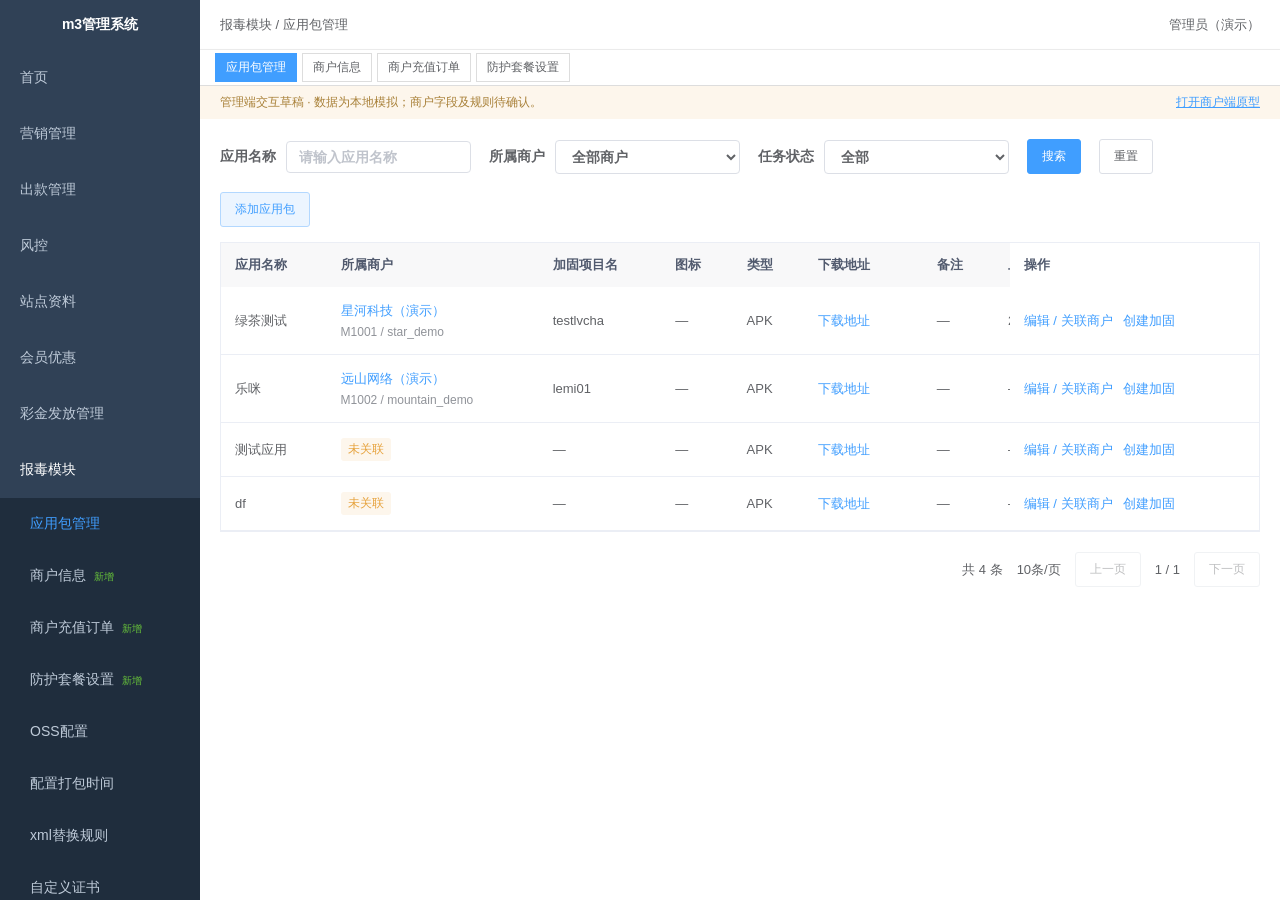
<file: index.html>
<!doctype html><html lang="zh-CN"><meta charset="utf-8"><meta name="viewport" content="width=device-width,initial-scale=1"><title>M3管理系统 · 商户管理原型</title><link rel="stylesheet" href="admin.css"><aside><h1>m3管理系统</h1><div class="nav-section">首页</div><div class="nav-section">营销管理</div><div class="nav-section">出款管理</div><div class="nav-section">风控</div><div class="nav-section">站点资料</div><div class="nav-section">会员优惠</div><div class="nav-section">彩金发放管理</div><div class="nav-section expanded">报毒模块</div><nav><button data-page="apps">应用包管理</button><button data-page="merchants">商户信息 <small>新增</small></button><button data-page="orders">商户充值订单 <small>新增</small></button><button data-page="plans">防护套餐设置 <small>新增</small></button><button data-placeholder="OSS配置">OSS配置</button><button data-placeholder="配置打包时间">配置打包时间</button><button data-placeholder="xml替换规则">xml替换规则</button><button data-placeholder="自定义证书">自定义证书</button><button data-placeholder="生成静态页面">生成静态页面</button></nav></aside><main><header><span>报毒模块 / <b id="breadcrumb"></b></span><span>管理员（演示）</span></header><div class="tabs"><button data-page="apps">应用包管理</button><button data-page="merchants">商户信息</button><button data-page="orders">商户充值订单</button><button data-page="plans">防护套餐设置</button></div><div class="draft">管理端交互草稿 · 数据为本地模拟；商户字段及规则待确认。<a href="merchant/index.html">打开商户端原型</a></div><section id="content"></section></main><dialog id="modal"><div class="modal-head"><h2 id="modalTitle"></h2><button id="closeModal" aria-label="关闭">×</button></div><div id="modalBody"></div></dialog><div id="toast" role="status" hidden></div><script src="plans-store.js?v=20261029-admin-clean"></script><script src="admin.js?v=20261029-admin-clean"></script></html>
</file>
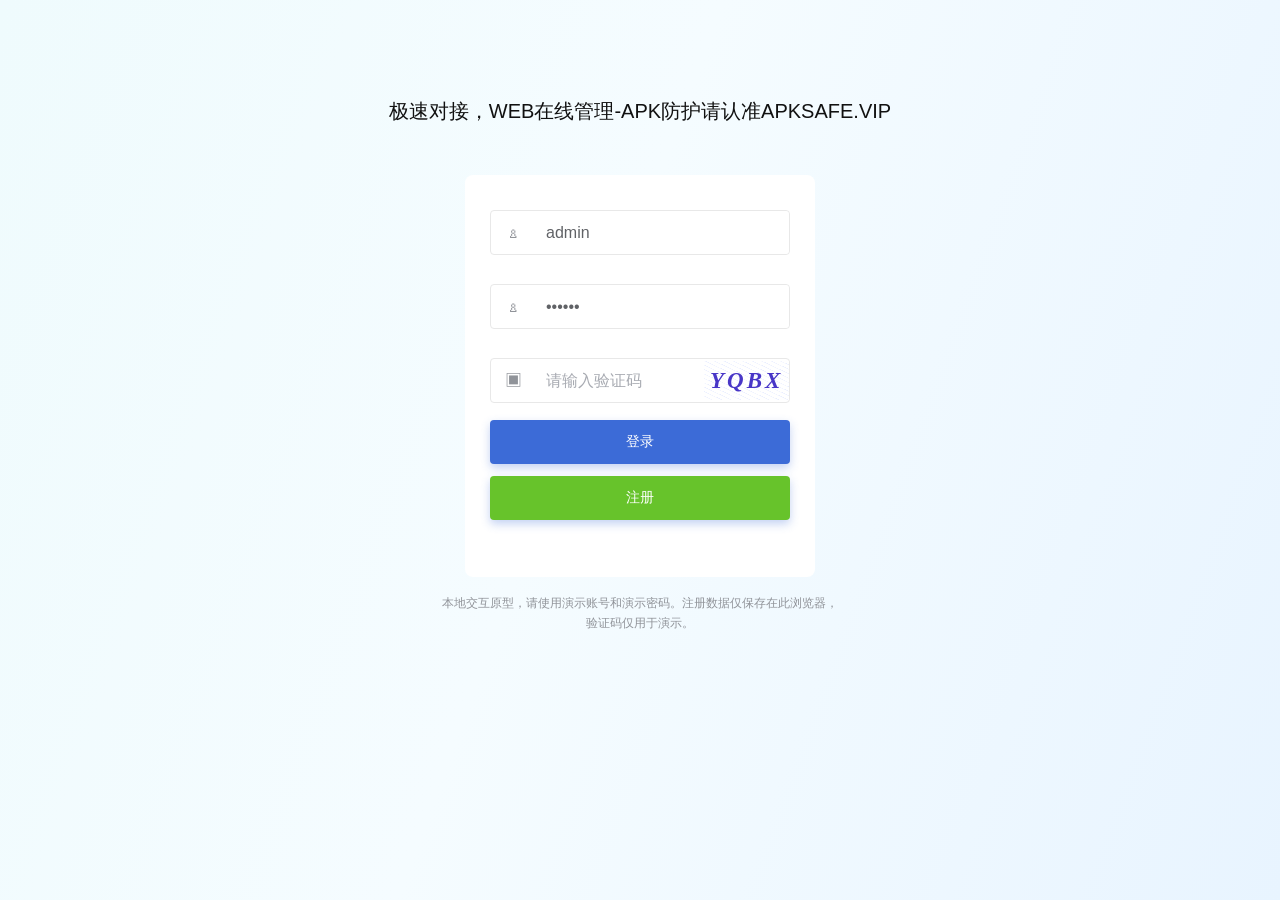
<file: merchant/index.html>
<!doctype html><html lang="zh-CN"><meta charset="utf-8"><meta name="viewport" content="width=device-width,initial-scale=1"><title>安全APK平台 · 原型草稿</title><style>
*{box-sizing:border-box}body{margin:0;font:14px Arial,"Microsoft YaHei",sans-serif;color:#111;background:#fff}button,input,select{font:inherit}button{cursor:pointer}header{height:60px;background:#2e8ded;color:#fff;display:flex;align-items:center}h1{font-size:22px;width:200px;margin:0;text-align:center}header button{height:60px;border:0;background:transparent;color:white;font-size:16px;padding:0 16px}header button:hover{background:#2182e3}.account{margin-left:auto;margin-right:20px;line-height:20px}aside{position:absolute;top:60px;bottom:0;width:200px;border-right:1px solid #eee;background:#fafcff}.group{padding:20px;background:#eff8ff;font-size:16px}.nav{display:block;width:100%;padding:13px 40px;border:0;background:transparent;text-align:left;font-size:16px}.nav.active{background:#e5f3fe;color:#287bcc;border-right:2px solid #409eff}main{margin-left:200px}.tabs{height:37px;display:flex;border-bottom:1px solid #eee;white-space:nowrap;overflow:auto}.tabs button{border:0;background:white;padding:0 15px;font-size:15px}.tabs button.active{background:#ecf6ff;color:#287bc0}.filters{display:flex;gap:20px;padding:13px 14px 14px 48px;border-bottom:1px solid #eee;align-items:center}.filters label{display:flex;align-items:center;gap:7px;flex:1;white-space:nowrap;color:#444}input,select{border:1px solid #dcdfe6;border-radius:4px;height:32px;padding:0 10px;background:#fff;color:#606266;min-width:0}.filters input,.filters select{width:100%}input::placeholder{color:#a8abb2}.dates{display:flex;border:1px solid #dcdfe6;border-radius:4px;align-items:center}.dates input{border:0;width:110px;font-size:12px}.body{padding:10px 15px}.toolbar{display:flex;align-items:center;gap:10px;margin-bottom:8px}.toolbar strong{font-size:16px;border-bottom:2px solid #666;padding:8px 0;margin-right:auto}.btn{border:1px solid #dcdfe6;background:white;color:#606266;border-radius:3px;padding:7px 16px;font-size:12px}.query{background:#615cfa;border-color:#615cfa;color:white}.green{color:#79b84d;background:#f1f8ec;border-color:#b9dcaa}.blue{color:#409eff;background:#ecf5ff;border-color:#a0cfff}.upload{color:#4c58a7;background:#eeeff7;border-color:#a4aad0}.red{color:#ed777b;background:#fff0f0;border-color:#f3b8ba}.table{border:1px solid #e9eaf0}.thead{display:grid;grid-template-columns:4.2% 19% 7.5% 18.7% 7.5% 7.5% 7.5% 28.1%;height:42px;background:#f8f8fa;font-weight:bold}.thead>div{padding:12px 10px;border-right:1px solid #eee}.thead>div:last-child{text-align:center}.thead input{height:14px}.empty{height:calc(100vh - 320px);min-height:430px;display:flex;align-items:center;justify-content:center;flex-direction:column;gap:20px}.intro{background:#edf4ff;border-radius:4px;color:#5a9ee9;padding:24px 16px;width:600px;max-width:90%;font-size:14px}.intro h2{font-size:18px;font-weight:400;margin:0 0 18px}.intro p{margin:0 0 20px;line-height:1.2}.intro p:last-child{margin-bottom:0}.create{background:#409eff;color:#fff;border:0;border-radius:4px;padding:13px 20px;letter-spacing:2px}.pagination{display:flex;gap:16px;justify-content:flex-end;align-items:center;border-top:1px solid #eee;padding:3px 25px;color:#666}.pagination input{width:44px;height:25px;text-align:center}.pagination button{border:0;background:white;color:#aaa}.page{border:1px solid #ddd!important;color:#409eff!important;padding:3px 10px}.notice{padding:7px 15px;background:#fff9e9;font-size:12px;color:#90713c;display:flex;justify-content:space-between}.notice button{border:0;background:transparent;color:inherit}.overlay{position:fixed;inset:0;background:#0006;display:flex;justify-content:center;align-items:flex-start;padding-top:15vh;z-index:10}.overlay[hidden]{display:none}.dialog{width:650px;max-width:94vw;background:white;border-radius:4px;box-shadow:0 12px 50px #0003}.dialog-head{padding:16px 20px;border-bottom:1px solid #eee;display:flex;justify-content:space-between;font-size:16px}.close{background:none;border:0;font-size:20px;color:#999}.dialog-body{padding:20px}.tips{color:#777;background:#f5f7fa;padding:12px 15px;line-height:1.9;font-size:13px}.field{display:flex;align-items:center;gap:18px;margin:24px 0}.field label{width:100px;text-align:right}.field input{border:0;padding:0;width:280px}.footer{border-top:1px solid #eee;padding:12px 20px;display:flex;justify-content:flex-end;gap:10px}.draft{color:#a17b2b;font-size:12px;margin-top:15px}.error{color:#f56c6c;font-size:12px;min-height:16px}.toast{position:fixed;top:80px;left:50%;transform:translateX(-50%);background:#edf7ed;border:1px solid #c6e2c6;color:#578c49;padding:12px 25px;border-radius:5px;z-index:30}.pending{padding:60px;text-align:center;color:#777}.pending h2{font-weight:400;color:#333}button:focus-visible,input:focus-visible,select:focus-visible{outline:2px solid #409eff;outline-offset:2px}@media(max-width:1100px){.filters{flex-wrap:wrap;padding:15px}.filters label{flex:1 1 40%}.thead{font-size:12px}.toolbar{flex-wrap:wrap}.empty{min-height:450px}header .account{font-size:12px}}@media(max-width:650px){h1{width:160px;font-size:18px}header button{font-size:13px;padding:0 8px}.account{display:none}aside{width:140px}.nav{padding:13px 20px;font-size:14px}main{margin-left:140px;min-width:620px}.notice{min-width:620px}.filters{gap:12px}}

.security{padding:18px 15px;color:#444}.security[hidden]{display:none}.security-title{display:inline-flex;align-items:center;font-size:16px;color:#111;border-bottom:2px solid #666;padding-bottom:6px;margin:0 0 28px}.security-title img{width:15px;height:15px;margin-right:4px}.security-alert{padding:10px 20px;color:#50bd23;background:#f0f9eb;border:1px solid #c2e7b0;border-radius:4px;margin-bottom:20px}.security-card{width:76%;margin:0 3% 0 auto;border:1px solid #e2e5ed;border-radius:10px;background:#fff}.security-card h2{font-size:18px;display:flex;align-items:center;gap:10px;margin:0;padding:20px;border-bottom:1px solid #e2e5ed}.security-card h2 img{width:20px;height:20px}.security-rows{padding:0 20px}.security-row{display:flex;align-items:center;gap:16px;min-height:105px;padding:27px 0;border-bottom:1px solid #dcdfe6}.security-row:first-child{min-height:123px}.security-row:last-child{border:0}.security-icon{width:48px;height:48px;flex-shrink:0;border-radius:50%;display:flex;align-items:center;justify-content:center;background:#e8f5e9}.security-icon img{width:22px;height:22px}.security-icon.login{background:#e9f0ff}.security-icon.telegram{background:#fff4e8}.security-copy{flex:1;min-width:0}.security-copy h3{font-size:15px;margin:0 0 7px;font-weight:600}.security-copy p{font-size:13px;line-height:1.6;margin:0;color:#999ca3}.security-copy p.warning{color:#ff2626}.security-copy .download{font-size:14px}.security-copy a{color:#0000ee;text-decoration:underline}.security-copy .password-link{border:0;background:none;color:#409eff;font-weight:600;padding:0 0 0 8px}.security-action{flex-shrink:0;font-weight:600;background:#ecf5ff;color:#409eff;border:1px solid #a0cfff;border-radius:4px;padding:9px 15px;font-size:12px}@media(max-width:1100px){.security-card{width:95%;margin:auto}.security-row{gap:12px}.security-copy p{font-size:12px}}
</style><link rel="stylesheet" href="finance.css?v=20261026-balance"><link rel="stylesheet" href="renewal.css"><link rel="stylesheet" href="apps.css?v=remove-generation-status"><link rel="stylesheet" href="service.css"><link rel="stylesheet" href="auth.css"><header><h1>安全APK平台</h1><button data-page="首页">首页</button><button data-page="防护套餐">防护套餐</button><button data-page="接入文档">接入文档</button><div class="account">演示账号<br><span id="clock"></span></div></header><aside><div class="group">控制台</div><button class="nav active" data-page="APP列表">APP列表</button><button class="nav" data-page="安全设置">安全设置</button><button class="nav" data-page="价格&文档">价格&文档</button><div class="group">账户管理</div><button class="nav" data-page="USDT充值">USDT充值</button><button class="nav" data-page="充值记录">充值记录</button><button class="nav" data-page="余额记录">余额记录</button><button class="nav" data-page="修改密码">修改密码</button></aside><main><div class="tabs" id="tabs"></div><div class="notice">原型草稿 · 仅本地演示，未连接真实后台；弹窗样式及未采集页面待核对。<button id="hideNotice" aria-label="收起草稿说明">收起</button></div><section id="list"><form class="filters" id="filters"><label>标识:<input name="identifier" placeholder="标识"></label><label>套餐类型:<select name="plan"><option value="">请选择</option><option disabled>选项待核对</option></select></label><label>任务状态:<select name="status"><option value="">请选择</option><option disabled>选项待核对</option></select></label><label>到期日期:<span class="dates"><input type="date" name="start" aria-label="开始时间">-<input type="date" name="end" aria-label="结束时间"></span></label></form><div class="body"><div class="toolbar"><strong>任务列表</strong><button class="btn query" id="search">查询</button><button class="btn green" id="renew">自动续费</button><button class="btn blue" id="reset">重置</button><button class="btn upload" id="upload">上传APP</button><button class="btn red" id="delete">删除</button></div><div class="table"><div class="thead"><div><input type="checkbox" disabled aria-label="选择全部任务"></div><div>任务信息</div><div>包名称</div><div>套餐类型</div><div>套餐详情</div><div>自动续费</div><div>任务状态</div><div>生成链接</div><div>操作</div></div><div class="empty"><div class="intro"><h2>我们提供的防护服务</h2><p>1.全链路APP防护，网页→下载→安装→运行 永久防报毒</p><p>2.可以推送至贵司业务场景，贵司自行分配下载</p><p>3.域名保活方案，提供全面技术支持</p><p>4.创建防护APP后，可联系客服开通免费试用</p><p>5.10分钟内快速部署，提供完善的部署文档，API接口，满足贵司的不同场景需求。</p></div><button class="create" id="create">创建您的第一个防护APP</button></div><div class="pagination"><span>共 0 条</span><select aria-label="每页条数"><option>30条/页</option></select><button disabled aria-label="上一页">上一页</button><button class="page">1</button><button disabled aria-label="下一页">下一页</button><span>前往</span><input type="number" value="1" min="1" max="1" aria-label="页码"><span>页</span></div></div></div></section><section id="security" class="security" hidden><h2 class="security-title"><img src="assets/grid-3x3.svg" alt="">安全设置</h2><div class="security-alert">1.请先设置谷歌验证码</div><div class="security-card"><h2><img src="assets/settings.svg" alt="">账号安全设置</h2><div class="security-rows"><div class="security-row"><div class="security-icon"><img src="assets/message-circle-more.svg" alt=""></div><div class="security-copy"><h3>谷歌验证码</h3><p class="warning">提示:为了您的资金安全,请尽快绑定谷歌验证码!</p><p class="download">手机客户端下载安装地址: <a href="#" data-security="Android 下载地址">Android </a> / <a href="#" data-security="IOS 下载地址">IOS</a></p></div><button class="security-action" data-security="谷歌验证码绑定">立即绑定</button></div><div class="security-row"><div class="security-icon login"><img src="assets/arrow-left-right.svg" alt=""></div><div class="security-copy"><h3>登录方式 (密码登录)<button class="password-link" id="securityPassword">修改登录密码</button></h3><p class="warning">提示：建议绑定谷歌验证，若没有绑定谷歌验证，出现资金问题，本平台恕不负责</p></div><button class="security-action" data-security="切换登录">切换登录</button></div><div class="security-row"><div class="security-icon telegram"><img src="assets/smartphone.svg" alt=""></div><div class="security-copy"><h3>绑定Telegram</h3><p>提示:为了获取更好的服务，建议绑定telegram，获取应用到期、续费提醒、JS域名切换等重要通知!</p></div><button class="security-action" data-security="Telegram 绑定">立即绑定</button></div></div></div></section><section id="pending" class="pending" hidden></section></main><div class="overlay" id="modal" hidden><section class="dialog" role="dialog" aria-modal="true" aria-labelledby="dialogTitle"><div class="dialog-head"><span id="dialogTitle">任务列表(新建)</span><button class="close" id="closeTop" aria-label="关闭此对话框">×</button></div><div class="dialog-body"><div class="tips">1.上传文件目前支持安卓APK文件和IOS轻应用 .mobileconfig文件。<br>2.上传成功之后，可联系客户开通试用。<br>3.试用后，可根据自己的需要开通合适的防护套餐，。<br>4.请上传APK的原始包文件，可以混淆，但不要加壳。<br>5.如遇上传失败或无响应，请刷新页面后重新上传</div><div class="field"><label for="packageName"><span style="color:#f56c6c">*</span> 包名称:</label><input id="packageName" type="text" maxlength="20" required placeholder="请输入包名称（最多20字）"></div><div class="field"><label for="apk"><span style="color:#f56c6c">*</span> 安装包:</label><input type="file" id="apk" accept=".apk"></div><div class="field"><label>IOS轻应用:</label><button class="btn" disabled>筹备中</button></div><div id="error" class="error" role="alert"></div><div class="draft">本地原型：仅检查所选文件名，不上传文件或解析 APK。</div></div><div class="footer"><button class="btn query" id="save">保存</button><button class="btn" id="closeBottom">关闭</button></div></section></div><div id="toast" class="toast" role="status" hidden></div><script>
const $=id=>document.getElementById(id);let returnFocus,timer;const pages=['首页','APP列表','安全设置','USDT充值','充值记录','余额记录','修改密码','防护套餐'];pages.forEach(p=>{const b=document.createElement('button');b.textContent=p;b.dataset.page=p;if(p==='APP列表')b.className='active';$('tabs').append(b)});function toast(t){$('toast').textContent=t;$('toast').hidden=false;clearTimeout(timer);timer=setTimeout(()=>$('toast').hidden=true,3200)}function openModal(){returnFocus=document.activeElement;$('modal').hidden=false;$('error').textContent='';$('closeTop').focus()}function closeModal(){$('modal').hidden=true;returnFocus?.focus()}['upload','create'].forEach(id=>$(id).onclick=openModal);['closeTop','closeBottom'].forEach(id=>$(id).onclick=closeModal);$('modal').onclick=e=>{if(e.target===$('modal'))closeModal()};document.addEventListener('keydown',e=>{if($('modal').hidden)return;if(e.key==='Escape')closeModal();if(e.key==='Tab'){const nodes=[...$('modal').querySelectorAll('button:not([disabled]),input')];const first=nodes[0],last=nodes[nodes.length-1];if(e.shiftKey&&document.activeElement===first){e.preventDefault();last.focus()}else if(!e.shiftKey&&document.activeElement===last){e.preventDefault();first.focus()}}});$('save').onclick=()=>{const file=$('apk').files[0];if(!file){$('error').textContent='请选择安卓 APK 文件';return}if(!/\.apk$/i.test(file.name)){$('error').textContent='请选择 .apk 格式的文件';return}closeModal();toast('本地演示完成：已选择 '+file.name+'，未上传或创建真实任务。')};$('search').onclick=()=>{let f=new FormData($('filters'));if(f.get('start')&&f.get('end')&&f.get('start')>f.get('end')){toast('开始时间不能晚于结束时间');return}toast('查询完成，共 0 条记录')};$('filters').onsubmit=e=>{e.preventDefault();$('search').click()};$('reset').onclick=()=>{$('filters').reset();toast('筛选条件已重置')};$('renew').onclick=()=>toast('请先选择需要自动续费的任务');$('delete').onclick=()=>toast('请先选择需要删除的任务');$('hideNotice').onclick=e=>e.target.parentElement.hidden=true;document.querySelectorAll('[data-page]').forEach(b=>b.onclick=()=>{let p=b.dataset.page;document.querySelectorAll('[data-page]').forEach(n=>n.classList.toggle('active',n.dataset.page===p));document.querySelectorAll('main>section').forEach(s=>s.hidden=true);$('list').hidden=p!=='APP列表';$('security').hidden=p!=='安全设置';$('pending').hidden=p==='APP列表'||p==='安全设置';$('pending').replaceChildren();if(p!=='APP列表'&&p!=='安全设置'){let h=document.createElement('h2');h.textContent=p;let t=document.createElement('p');t.textContent='此页面尚未采集，待核对后补充。';let back=document.createElement('button');back.className='btn blue';back.textContent='返回 APP列表';back.onclick=()=>document.querySelector('aside [data-page="APP列表"]').click();$('pending').append(h,t,back)}history.replaceState(null,'',p==='APP列表'?'#/APPList':'#/preview/'+encodeURIComponent(p))});document.querySelectorAll('[data-security]').forEach(b=>b.onclick=e=>{e.preventDefault();toast(b.dataset.security+'：截图未展示后续内容，待核对。')});$('securityPassword').onclick=()=>document.querySelector('aside [data-page="修改密码"]').click();$('clock').textContent=new Date().toLocaleString('sv-SE');
if(location.hash==='#/preview/'+encodeURIComponent('安全设置'))document.querySelector('aside [data-page="安全设置"]').click();</script><script src="finance.js?v=lansheng-usdt"></script><script src="password.js"></script><script src="google-auth.js"></script><script src="plans-store.js?v=20261029-simple-plans"></script><script src="pricing.js?v=20261029-simple-plans"></script><script src="renewal.js?v=20261029"></script><script src="service.js?v=20261029-simple-plans"></script><script src="apps.js?v=20261029-simple-plans"></script><script src="auth.js?v=demo-admin"></script></html>
</file>
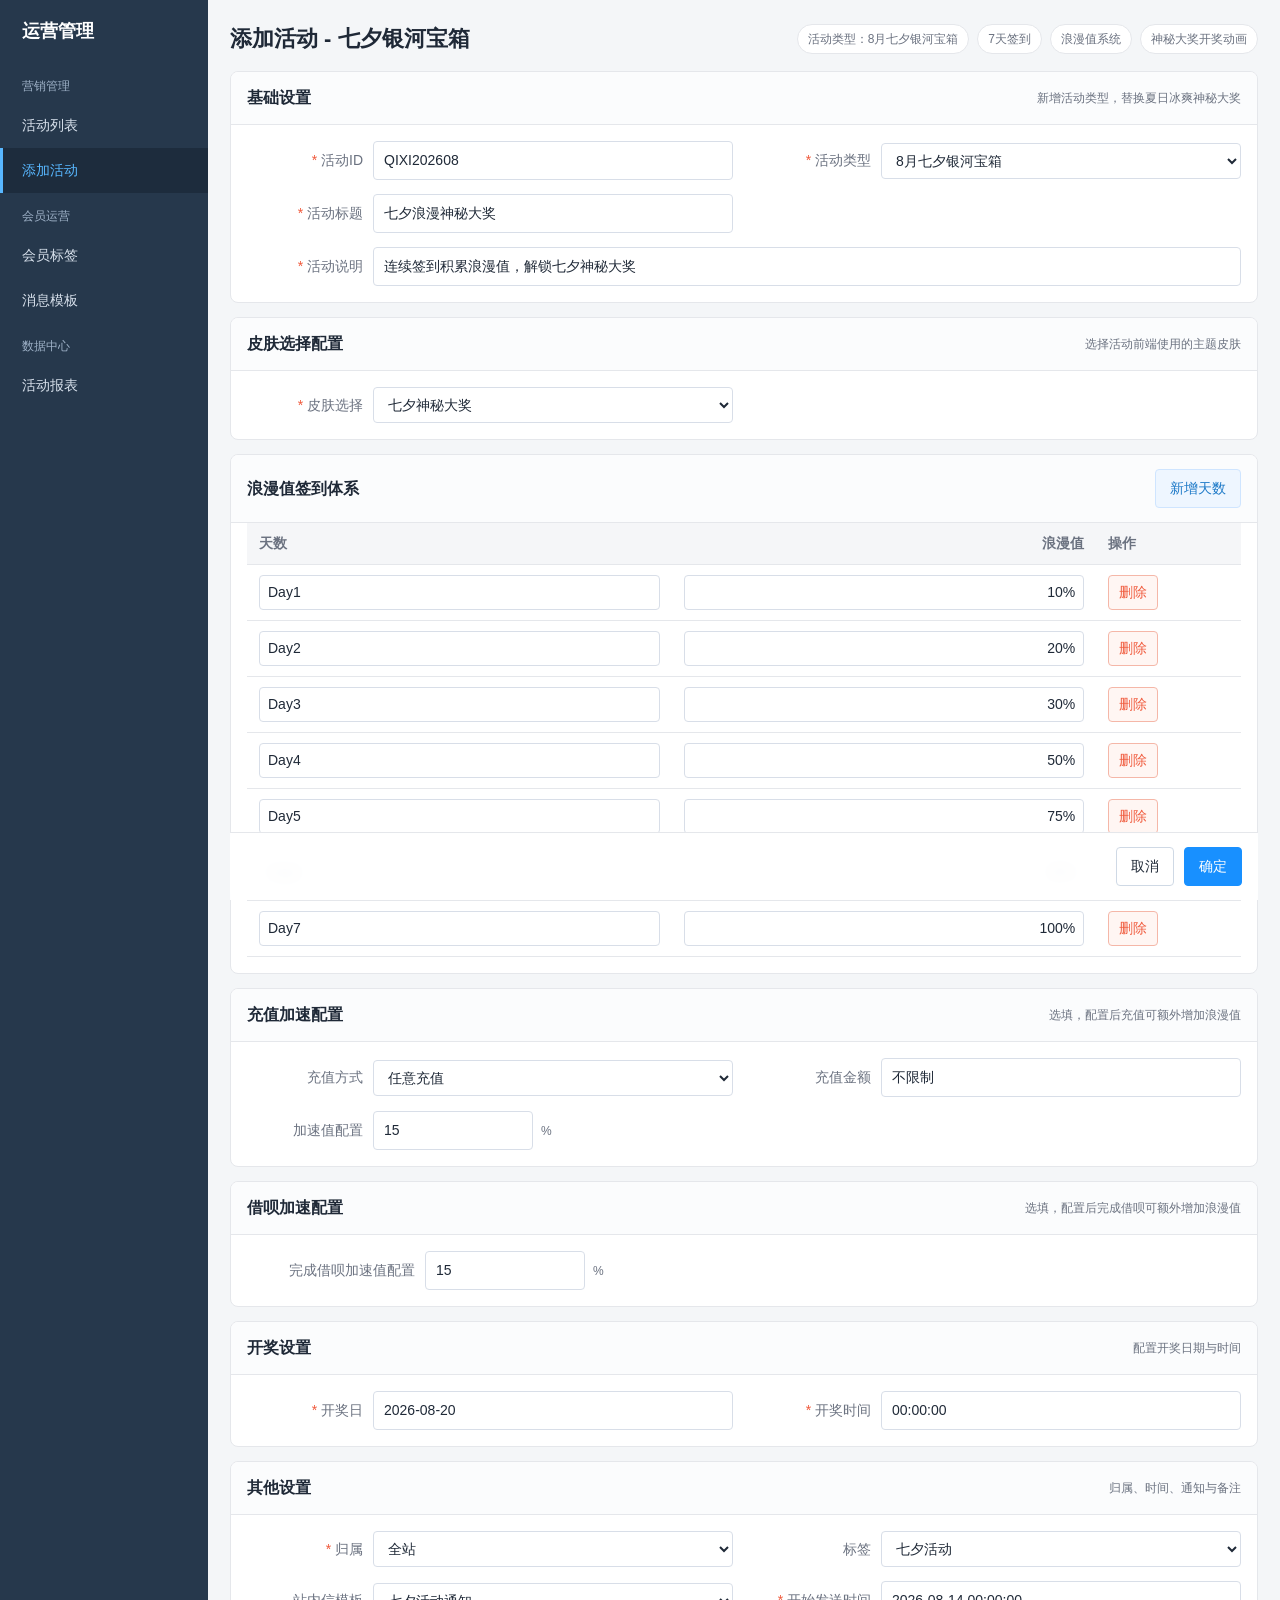
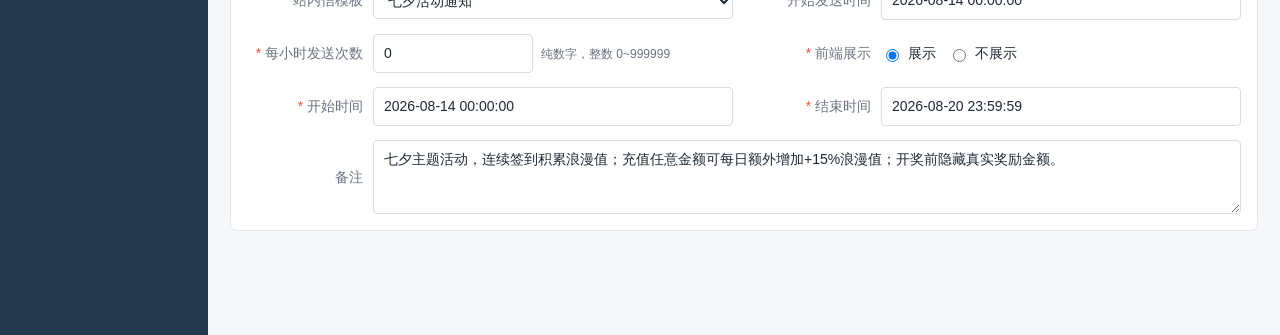
<file: qixi-galaxy-box-activity-prototype.html>
<!doctype html>
<html lang="zh-CN">
<head>
  <meta charset="utf-8">
  <meta name="viewport" content="width=device-width, initial-scale=1">
  <title>七夕银河宝箱活动配置原型</title>
  <style>
    :root {
      --bg: #f4f6f8;
      --panel: #fff;
      --line: #e5e7eb;
      --text: #1f2937;
      --muted: #6b7280;
      --brand: #1890ff;
      --soft: #eef6ff;
      --danger: #f05a3c;
      --pink: #e86fb4;
      --purple: #7c4dff;
    }

    * { box-sizing: border-box; }

    body {
      margin: 0;
      background: var(--bg);
      color: var(--text);
      font: 14px/1.5 -apple-system, BlinkMacSystemFont, "Segoe UI", "PingFang SC", "Microsoft YaHei", sans-serif;
    }

    .app {
      display: grid;
      grid-template-columns: 208px minmax(0, 1fr);
      min-height: 100vh;
    }

    .sidebar {
      background: #26384c;
      color: #d8e1ec;
      padding: 18px 0;
    }

    .logo {
      padding: 0 22px 18px;
      color: #fff;
      font-size: 18px;
      font-weight: 700;
    }

    .nav-title {
      padding: 14px 22px 8px;
      color: #9fb2c8;
      font-size: 12px;
    }

    .nav-item {
      padding: 12px 22px;
      color: #d8e1ec;
    }

    .nav-item.active {
      background: #1d2c3d;
      color: #58b7ff;
      border-left: 3px solid #58b7ff;
      padding-left: 19px;
    }

    .main {
      min-width: 0;
      padding: 22px;
    }

    .page-head {
      display: flex;
      align-items: center;
      justify-content: space-between;
      margin-bottom: 16px;
    }

    h1 {
      margin: 0;
      font-size: 22px;
      font-weight: 650;
    }

    .summary {
      display: flex;
      gap: 8px;
      flex-wrap: wrap;
    }

    .pill {
      padding: 5px 10px;
      border-radius: 999px;
      background: #fff;
      border: 1px solid var(--line);
      color: var(--muted);
      font-size: 12px;
    }

    .layout {
      display: block;
    }

    .section {
      background: var(--panel);
      border: 1px solid var(--line);
      border-radius: 8px;
      margin-bottom: 14px;
      overflow: hidden;
    }

    .section-head {
      display: flex;
      align-items: center;
      justify-content: space-between;
      gap: 12px;
      padding: 14px 16px;
      border-bottom: 1px solid var(--line);
      background: #fbfcfd;
    }

    h2 {
      margin: 0;
      font-size: 16px;
      font-weight: 650;
    }

    .note {
      color: var(--muted);
      font-size: 12px;
    }

    .form-grid {
      display: grid;
      grid-template-columns: repeat(2, minmax(0, 1fr));
      gap: 14px 22px;
      padding: 16px;
    }

    .field {
      display: grid;
      grid-template-columns: 116px minmax(0, 1fr);
      align-items: center;
      gap: 10px;
    }

    .field.long-label {
      grid-template-columns: 168px minmax(0, 1fr);
    }

    .field.full { grid-column: 1 / -1; }

    label {
      color: var(--muted);
      text-align: right;
      white-space: nowrap;
    }

    .required::before {
      content: "* ";
      color: var(--danger);
    }

    input,
    select,
    textarea {
      width: 100%;
      min-height: 36px;
      border: 1px solid #d8dee8;
      border-radius: 4px;
      background: #fff;
      color: var(--text);
      padding: 8px 10px;
      font: inherit;
    }

    textarea {
      min-height: 74px;
      resize: vertical;
    }

    .inline {
      display: flex;
      align-items: center;
      gap: 8px;
      flex-wrap: wrap;
    }

    .inline input[type="number"] {
      max-width: 160px;
    }

    .switches {
      display: flex;
      gap: 12px;
      flex-wrap: wrap;
    }

    .switches label {
      display: flex;
      align-items: center;
      gap: 6px;
      color: var(--text);
      text-align: left;
    }

    .switches input {
      width: auto;
      min-height: auto;
    }

    .table-wrap {
      overflow-x: auto;
      padding: 0 16px 16px;
    }

    table {
      width: 100%;
      min-width: 760px;
      border-collapse: collapse;
    }

    th {
      background: #f5f6f8;
      color: var(--muted);
      font-weight: 650;
      text-align: left;
      padding: 10px 12px;
      border-bottom: 1px solid var(--line);
      white-space: nowrap;
    }

    td {
      padding: 10px 12px;
      border-bottom: 1px solid var(--line);
      vertical-align: middle;
    }

    .num { text-align: right; }
    .table-input, .table-select { min-height: 34px; padding: 6px 8px; }
    .table-input.num { text-align: right; }

    .btn {
      border: 1px solid #cfd9e5;
      background: #fff;
      color: var(--text);
      border-radius: 4px;
      padding: 8px 14px;
      cursor: pointer;
      font: inherit;
    }

    .btn.primary {
      background: var(--brand);
      border-color: var(--brand);
      color: #fff;
    }

    .btn.soft {
      background: var(--soft);
      border-color: #cfe5ff;
      color: #1b78c7;
    }

    .btn.danger {
      color: var(--danger);
      border-color: #f5b7a8;
      background: #fff6f3;
      padding: 6px 10px;
    }

    .actions {
      position: sticky;
      bottom: 0;
      display: flex;
      justify-content: flex-end;
      gap: 10px;
      padding: 14px 16px;
      border-top: 1px solid var(--line);
      background: rgba(255,255,255,.94);
      backdrop-filter: blur(8px);
    }

    @media (max-width: 760px) {
      .app { grid-template-columns: 1fr; }
      .sidebar { display: none; }
      .main { padding: 12px; }
      .form-grid { grid-template-columns: 1fr; }
      .field { grid-template-columns: 1fr; }
      label { text-align: left; }
    }
  </style>
</head>
<body>
  <div class="app">
    <aside class="sidebar">
      <div class="logo">运营管理</div>
      <div class="nav-title">营销管理</div>
      <div class="nav-item">活动列表</div>
      <div class="nav-item active">添加活动</div>
      <div class="nav-title">会员运营</div>
      <div class="nav-item">会员标签</div>
      <div class="nav-item">消息模板</div>
      <div class="nav-title">数据中心</div>
      <div class="nav-item">活动报表</div>
    </aside>

    <main class="main">
      <div class="page-head">
        <h1>添加活动 - 七夕银河宝箱</h1>
        <div class="summary">
          <span class="pill">活动类型：8月七夕银河宝箱</span>
          <span class="pill">7天签到</span>
          <span class="pill">浪漫值系统</span>
          <span class="pill">神秘大奖开奖动画</span>
        </div>
      </div>

      <div class="layout">
        <div>
          <section class="section">
            <div class="section-head">
              <h2>基础设置</h2>
              <span class="note">新增活动类型，替换夏日冰爽神秘大奖</span>
            </div>
            <div class="form-grid">
              <div class="field">
                <label class="required" for="activity-id">活动ID</label>
                <input id="activity-id" value="QIXI202608">
              </div>
              <div class="field">
                <label class="required" for="activity-type">活动类型</label>
                <select id="activity-type">
                  <option selected>8月七夕银河宝箱</option>
                  <option>现金池抽奖</option>
                  <option>充值活动</option>
                  <option>签到活动</option>
                </select>
              </div>
              <div class="field">
                <label class="required" for="title">活动标题</label>
                <input id="title" value="七夕浪漫神秘大奖">
              </div>
              <div class="field full">
                <label class="required" for="desc">活动说明</label>
                <input id="desc" value="连续签到积累浪漫值，解锁七夕神秘大奖">
              </div>
            </div>
          </section>

          <section class="section">
            <div class="section-head">
              <h2>皮肤选择配置</h2>
              <span class="note">选择活动前端使用的主题皮肤</span>
            </div>
            <div class="form-grid">
              <div class="field">
                <label class="required" for="skin-select">皮肤选择</label>
                <select id="skin-select">
                  <option>夏日神秘大奖</option>
                  <option selected>七夕神秘大奖</option>
                  <option>中秋活动</option>
                </select>
              </div>
            </div>
          </section>

          <section class="section">
            <div class="section-head">
              <h2>浪漫值签到体系</h2>
              <button class="btn soft" type="button">新增天数</button>
            </div>
            <div class="table-wrap">
              <table>
                <thead>
                  <tr>
                    <th>天数</th>
                    <th class="num">浪漫值</th>
                    <th>操作</th>
                  </tr>
                </thead>
                <tbody>
                  <tr><td><input class="table-input" value="Day1"></td><td><input class="table-input num" value="10%"></td><td><button class="btn danger delete-row" type="button">删除</button></td></tr>
                  <tr><td><input class="table-input" value="Day2"></td><td><input class="table-input num" value="20%"></td><td><button class="btn danger delete-row" type="button">删除</button></td></tr>
                  <tr><td><input class="table-input" value="Day3"></td><td><input class="table-input num" value="30%"></td><td><button class="btn danger delete-row" type="button">删除</button></td></tr>
                  <tr><td><input class="table-input" value="Day4"></td><td><input class="table-input num" value="50%"></td><td><button class="btn danger delete-row" type="button">删除</button></td></tr>
                  <tr><td><input class="table-input" value="Day5"></td><td><input class="table-input num" value="75%"></td><td><button class="btn danger delete-row" type="button">删除</button></td></tr>
                  <tr><td><input class="table-input" value="Day6"></td><td><input class="table-input num" value="90%"></td><td><button class="btn danger delete-row" type="button">删除</button></td></tr>
                  <tr><td><input class="table-input" value="Day7"></td><td><input class="table-input num" value="100%"></td><td><button class="btn danger delete-row" type="button">删除</button></td></tr>
                </tbody>
              </table>
            </div>
          </section>

          <section class="section">
            <div class="section-head">
              <h2>充值加速配置</h2>
              <span class="note">选填，配置后充值可额外增加浪漫值</span>
            </div>
            <div class="form-grid">
              <div class="field">
                <label for="recharge-method">充值方式</label>
                <select id="recharge-method">
                  <option selected>任意充值</option>
                </select>
              </div>
              <div class="field">
                <label for="recharge-amount">充值金额</label>
                <input id="recharge-amount" value="不限制">
              </div>
              <div class="field">
                <label for="boost-value">加速值配置</label>
                <div class="inline">
                  <input id="boost-value" type="number" min="0" max="100" step="1" value="15">
                  <span class="note">%</span>
                </div>
              </div>
            </div>
          </section>

          <section class="section">
            <div class="section-head">
              <h2>借呗加速配置</h2>
              <span class="note">选填，配置后完成借呗可额外增加浪漫值</span>
            </div>
            <div class="form-grid">
              <div class="field long-label">
                <label for="loan-boost-value">完成借呗加速值配置</label>
                <div class="inline">
                  <input id="loan-boost-value" type="number" min="0" max="100" step="1" value="15">
                  <span class="note">%</span>
                </div>
              </div>
            </div>
          </section>

          <section class="section">
            <div class="section-head">
              <h2>开奖设置</h2>
              <span class="note">配置开奖日期与时间</span>
            </div>
            <div class="form-grid">
              <div class="field">
                <label class="required" for="draw-date">开奖日</label>
                <input id="draw-date" value="2026-08-20">
              </div>
              <div class="field">
                <label class="required" for="draw-time">开奖时间</label>
                <input id="draw-time" value="00:00:00">
              </div>
            </div>
          </section>

          <section class="section">
            <div class="section-head">
              <h2>其他设置</h2>
              <span class="note">归属、时间、通知与备注</span>
            </div>
            <div class="form-grid">
              <div class="field">
                <label class="required" for="belong">归属</label>
                <select id="belong">
                  <option selected>全站</option>
                  <option>指定站点</option>
                  <option>指定代理线</option>
                </select>
              </div>
              <div class="field">
                <label for="tag">标签</label>
                <select id="tag">
                  <option selected>七夕活动</option>
                  <option>签到</option>
                  <option>充值转化</option>
                </select>
              </div>
              <div class="field">
                <label for="message-template">站内信模板</label>
                <select id="message-template">
                  <option selected>七夕活动通知</option>
                  <option>七夕开奖提醒</option>
                  <option>七夕奖励领取提醒</option>
                </select>
              </div>
              <div class="field">
                <label class="required" for="send-start-time">开始发送时间</label>
                <input id="send-start-time" value="2026-08-14 00:00:00">
              </div>
              <div class="field">
                <label class="required" for="hour-count">每小时发送次数</label>
                <div class="inline">
                  <input id="hour-count" type="number" min="0" max="999999" step="1" value="0">
                  <span class="note">纯数字，整数 0~999999</span>
                </div>
              </div>
              <div class="field">
                <label class="required">前端展示</label>
                <div class="switches">
                  <label><input type="radio" name="show" checked>展示</label>
                  <label><input type="radio" name="show">不展示</label>
                </div>
              </div>
              <div class="field">
                <label class="required" for="start-time">开始时间</label>
                <input id="start-time" value="2026-08-14 00:00:00">
              </div>
              <div class="field">
                <label class="required" for="end-time">结束时间</label>
                <input id="end-time" value="2026-08-20 23:59:59">
              </div>
              <div class="field full">
                <label for="remark">备注</label>
                <textarea id="remark">七夕主题活动，连续签到积累浪漫值；充值任意金额可每日额外增加+15%浪漫值；开奖前隐藏真实奖励金额。</textarea>
              </div>
            </div>
          </section>

          <div class="actions">
            <button class="btn" type="button">取消</button>
            <button class="btn primary" type="button">确定</button>
          </div>
        </div>

      </div>
    </main>
  </div>

  <script>
    document.addEventListener("click", function (event) {
      const button = event.target.closest(".delete-row");
      if (!button) return;
      const row = button.closest("tr");
      if (row) row.remove();
    });
  </script>
</body>
</html>
</file>
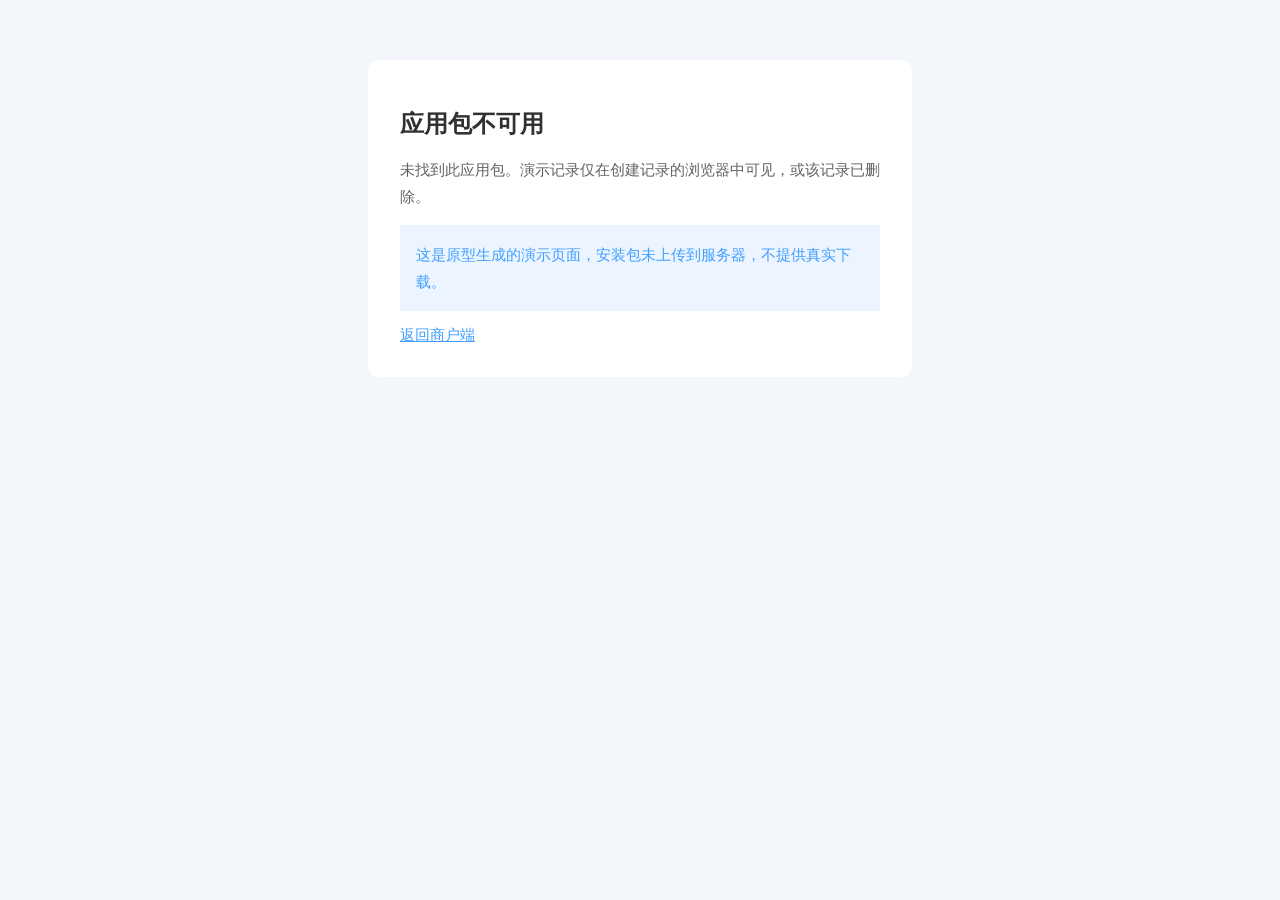
<file: merchant/download.html>
<!doctype html><html lang="zh-CN"><meta charset="utf-8"><meta name="viewport" content="width=device-width,initial-scale=1"><title>应用包链接 · 演示</title><style>body{background:#f3f7fb;font:15px Arial,sans-serif;color:#606266;margin:0;padding:60px 20px}main{max-width:480px;background:white;border-radius:10px;margin:auto;padding:32px}h1{font-size:24px;color:#303133}p{line-height:1.8;overflow-wrap:anywhere}.note{background:#ecf5ff;padding:16px;color:#409eff}a{color:#409eff}</style><main><h1 id="name">应用包</h1><div id="details"></div><p class="note">这是原型生成的演示页面，安装包未上传到服务器，不提供真实下载。</p><a href="index.html#/APPList">返回商户端</a></main><script>const id=new URLSearchParams(location.search).get('id');let apps=[];try{apps=JSON.parse(localStorage.getItem('apksafe-apps-v1'))||[]}catch{}const app=apps.find(a=>a.id===id);document.getElementById('name').textContent=app?.name||'应用包不可用';const lines=app?['标识：'+app.id,'安装包：'+(app.fileName||app.name+'.apk'),'大小：'+app.size+' MB','添加时间：'+app.created]:['未找到此应用包。演示记录仅在创建记录的浏览器中可见，或该记录已删除。'];for(const line of lines){const p=document.createElement('p');p.textContent=line;document.getElementById('details').append(p)}</script></html>
</file>
<file: admin.css>
*{box-sizing:border-box}body{margin:0;background:#fff;color:#606266;font:14px -apple-system,BlinkMacSystemFont,"Segoe UI",Arial,sans-serif}button,input,select,textarea{font:inherit}button{cursor:pointer}aside{width:200px;background:#304156;color:#bfcbd9;position:fixed;inset:0 auto 0 0;overflow:auto}aside h1{height:50px;margin:0;display:grid;place-items:center;font-size:14px;color:#fff}aside .nav-section{padding:19px 20px}.expanded{color:#fff}nav{background:#1f2d3d}nav button{border:0;width:100%;text-align:left;padding:17px 30px;color:#bfcbd9;background:none}nav button:hover{background:#001528}nav button.active{color:#409eff}nav small{font-size:10px;color:#67c23a;margin-left:4px}main{margin-left:200px}header{height:50px;display:flex;align-items:center;justify-content:space-between;padding:0 20px;border-bottom:1px solid #eee;font-size:13px}header b{font-weight:400}.tabs{height:36px;display:flex;align-items:center;gap:5px;padding:0 15px;border-bottom:1px solid #ddd;box-shadow:0 1px 3px #ddd}.tabs button{padding:5px 10px;background:white;border:1px solid #ddd;color:#606266;font-size:12px}.tabs button.active{background:#409eff;color:#fff;border-color:#409eff}.draft{font-size:12px;padding:8px 20px;background:#fdf6ec;color:#a88038}.draft a{float:right;color:#409eff}#content{padding:20px}.filter{display:flex;gap:18px;align-items:center;flex-wrap:wrap;margin-bottom:18px}.filter label{display:flex;gap:10px;align-items:center;font-weight:600}.filter input,.filter select{width:185px}input,select,textarea{border:1px solid #dcdfe6;border-radius:4px;padding:7px 12px;color:#606266;background:white;min-width:0}input::placeholder,textarea::placeholder{color:#c0c4cc}input:focus,select:focus,textarea:focus{outline:1px solid #409eff}.btn{padding:8px 14px;border:1px solid #dcdfe6;border-radius:3px;background:#fff;color:#606266;font-size:12px}.primary{background:#409eff;color:white;border-color:#409eff}.light{background:#ecf5ff;color:#409eff;border-color:#b3d8ff}.success{color:#67c23a}.danger{color:#f56c6c}.toolbar{display:flex;gap:10px;margin:15px 0}.table-wrap{overflow:auto;border:1px solid #ebeef5}table{width:100%;border-collapse:collapse;text-align:left;white-space:nowrap;font-size:13px}th{background:#f8f8f9;color:#515a6e;font-weight:600;padding:13px 14px}td{padding:15px 14px;border-bottom:1px solid #ebeef5}tbody tr:hover{background:#f5f7fa}.sub{display:block;color:#909399;font-size:12px;margin-top:5px}.link{padding:0;border:0;color:#409eff;background:none;font-size:13px;margin-right:10px}.badge{display:inline-block;padding:3px 7px;font-size:12px;border-radius:3px;background:#ecf5ff;color:#409eff}.badge.ok{background:#f0f9eb;color:#67c23a}.badge.off{background:#f4f4f5;color:#909399}.badge.warn{background:#fdf6ec;color:#e6a23c}.sticky{position:sticky;right:0;background:white;box-shadow:-3px 0 5px #00000006}.empty{text-align:center;height:220px;color:#909399}.pagination{display:flex;justify-content:flex-end;align-items:center;gap:14px;padding:20px 0;font-size:13px}.pagination button:disabled{opacity:.4;cursor:default}.summary{background:#f5f7fa;padding:12px 18px;font-size:13px;margin:0 0 18px;border-radius:4px}.summary strong{margin-right:30px;color:#303133}dialog{width:720px;max-width:94vw;max-height:90vh;border:0;border-radius:3px;padding:0;box-shadow:0 10px 35px #0003;color:#606266}dialog::backdrop{background:#0007}.modal-head{display:flex;align-items:center;justify-content:space-between;padding:20px;border-bottom:1px solid #eee}.modal-head h2{font-size:18px;font-weight:400;margin:0}.modal-head button{border:0;background:none;font-size:22px;color:#909399}#modalBody{padding:20px}form.edit .field{display:flex;align-items:center;margin-bottom:18px;gap:12px}form.edit .field>label{width:125px;flex-shrink:0;text-align:right}form.edit .field>input,form.edit .field>select,form.edit .field>textarea{flex:1;width:100%}form.edit em{color:#f56c6c;font-style:normal}.actions{display:flex;gap:10px;justify-content:flex-end;border-top:1px solid #eee;padding-top:16px;margin-top:20px}.hint{font-size:12px;color:#909399;line-height:1.8}.error{color:#f56c6c;font-size:12px;margin-left:137px;min-height:16px}.detail{display:grid;grid-template-columns:130px 1fr;gap:17px;margin:8px 0 25px}.detail dt{color:#909399}.detail dd{margin:0;overflow-wrap:anywhere}.section-title{font-size:14px;color:#303133;margin:25px 0 15px;border-bottom:1px solid #eee;padding-bottom:10px}#toast{position:fixed;top:25px;left:50%;transform:translateX(-50%);padding:12px 22px;border:1px solid #b3d8ff;background:#ecf5ff;border-radius:4px;color:#409eff;z-index:100}.help-page{padding:70px;text-align:center}.app-table{min-width:1850px}@media(max-width:900px){aside{width:180px}main{margin-left:180px}.filter{gap:12px}.filter input,.filter select{width:150px}}
.table-wrap table:not(.app-table){min-width:1150px}th.sticky,td.sticky{min-width:170px}td.sticky{white-space:nowrap}
</file>
<file: merchant/finance.css>
.finance{padding:18px 15px}.finance[hidden]{display:none}.finance .security-title{margin-bottom:8px}.finance .security-alert{line-height:1.5;margin-bottom:8px}.finance-demo{font-size:12px;color:#8a794d;background:#fffbf1;padding:8px 12px}.steps{display:flex;width:62%;margin:45px auto 50px}.step{position:relative;flex:1;color:#a9acb4}.step:before{content:'';position:absolute;top:10px;left:20px;right:0;height:2px;background:#b0b2ba}.step:last-child:before{display:none}.step span{display:block;border:2px solid currentColor;border-radius:50%;width:22px;height:22px;text-align:center;background:white;position:relative;line-height:18px;font-weight:bold}.step strong{display:block;margin:10px 0 7px;font-size:16px}.step small{font-size:12px}.step.selected{color:#409eff}.step.done{color:#67c23a}.recharge-work{max-width:700px;margin:auto;text-align:center}.recharge-work form{padding:0 20px}.recharge-work label{margin-right:8px;color:#555}.recharge-work em{color:#f56c6c;font-style:normal}.recharge-work input{width:70%;text-align:center}.primary{background:#409eff;border-color:#409eff;color:white;padding:9px 18px}.recharge-work form .primary{display:block;margin:14px auto}.muted{font-size:12px;color:#999;line-height:1.7}#amountError{color:#f56c6c;margin-top:8px;font-size:12px}.payment-box{border:1px solid #dcdfe6;border-radius:6px;text-align:left;padding:20px 24px}.payment-box h3{margin:0 0 20px;font-size:18px;font-weight:500}.payment-box dl{display:grid;grid-template-columns:120px 1fr;font-size:14px;line-height:2.2}.payment-box dt{color:#909399}.payment-box dd{margin:0;overflow-wrap:anywhere}.payment-box .amount{color:#409eff;font-size:20px;font-weight:600}.payment-actions{display:flex;gap:10px;flex-wrap:wrap;margin-top:18px}.finance-summary{display:flex;border:1px solid #ebeef5;padding:20px;margin:12px 0 20px;gap:30px;align-items:center}.finance-summary>div{flex:1;color:#909399}.finance-summary strong{display:block;font-size:25px;color:#303133;margin-top:10px}.finance-summary small{font-size:12px;font-weight:400}.record-filters{display:flex;gap:12px;align-items:center;flex-wrap:wrap;padding:14px;background:#fafbfc;border:1px solid #ebeef5;margin-bottom:12px}.record-filters label{font-size:13px;color:#606266}.record-filters input{max-width:170px}.record-table{overflow:auto;border:1px solid #ebeef5;margin-top:8px}.record-table table{width:100%;border-collapse:collapse;white-space:nowrap;text-align:left;font-size:13px}.record-table th{background:#f7f8fa;padding:14px 12px}.record-table td{padding:14px 12px;border-top:1px solid #ebeef5}.record-status{color:#409eff;background:#ecf5ff;padding:4px 8px;border-radius:3px}.money-in{color:#67c23a}.records-empty{text-align:center;height:250px;color:#999}.record-pagination{display:flex;gap:14px;align-items:center;justify-content:flex-end;padding:14px}.record-pagination button:disabled{opacity:.4;cursor:default}@media(max-width:1000px){.steps{width:90%}.finance-summary{gap:16px}.finance-summary strong{font-size:20px}}
.source-filters{display:flex;gap:20px;align-items:center;padding:0 0 14px;border-bottom:1px solid #eee;margin:0 -15px 8px;padding-left:30px;padding-right:15px}.source-filters label{display:flex;align-items:center;gap:5px;white-space:nowrap;flex:1;color:#606266}.source-filters input{width:100%}.source-filters input[type=date]{width:45%;font-size:12px}.source-record-toolbar{display:flex;align-items:center;gap:10px;margin:8px 0}.source-record-toolbar h2{margin-right:auto!important;margin-bottom:0!important}.source-record-toolbar form{display:flex;gap:10px}.source-record-table{min-height:calc(100vh - 270px)}.source-record-table table{table-layout:fixed;white-space:normal}.source-record-table th:first-child{width:42px}.source-record-table td{overflow-wrap:anywhere;color:#888;line-height:1.6}.source-record-table input[type=checkbox]{height:14px;width:14px}.source-record-table .records-empty{height:calc(100vh - 330px);vertical-align:bottom;padding-bottom:15px}.password-page{padding:18px 15px}.password-page[hidden]{display:none}.password-form{width:450px;max-width:90%;margin:110px auto 0}.password-field{display:flex;align-items:center;margin-bottom:15px;gap:8px}.password-field label{width:80px;flex-shrink:0;text-align:right;color:#606266}.password-field em{color:#f56c6c;font-style:normal}.password-field input{flex:1;width:100%}.password-save{text-align:center;margin-top:24px}.password-error{color:#f56c6c;font-size:12px;margin-left:88px}.password-note{font-size:12px;color:#999;margin-top:20px;text-align:center}
.google-overlay{padding:15vh 18px 20px;background:rgba(0,0,0,.52);overflow:auto}.google-dialog{width:570px;max-width:94vw;max-height:82vh;overflow:auto;border-radius:5px}.google-dialog .dialog-head{align-items:center;padding:18px 16px;color:#606266;position:sticky;top:0;background:white;z-index:1}.google-dialog .dialog-head>div{display:flex;align-items:center;gap:18px}.google-expand{border:0;background:none;color:#909399;font-size:12px;cursor:pointer}.google-body{padding:38px 35px 25px;text-align:center}.google-caption{color:#777;font-size:16px;margin-bottom:18px}.google-qr{width:210px;height:210px;object-fit:contain;image-rendering:pixelated}.google-help{color:#777;margin:20px 0 8px;font-size:14px}.google-draft{color:#999;font-size:12px;line-height:1.7;margin-bottom:20px}.google-code-label{display:block;font-size:13px;margin-bottom:8px;color:#606266}.google-body input{display:block;width:260px;max-width:100%;margin:auto;text-align:center;letter-spacing:3px;height:36px}.google-error{min-height:28px;padding-top:6px;color:#f56c6c;font-size:12px}.google-body>.primary{min-width:110px}.google-dialog.expanded{width:95vw;max-height:90vh}.google-dialog.expanded .google-body{padding-top:25px}.google-dialog.expanded .google-qr{width:250px;height:250px}
.pricing-page{background:#f5f6fa;min-height:calc(100vh - 97px);padding:10px 15px 24px}.pricing-page[hidden]{display:none}.pricing-page>h2{text-align:center;font-size:30px;margin:0 0 15px;font-weight:700}.pricing-subtitle{text-align:center;font-size:17px;margin:0 0 30px;color:#333}.pricing-grid{display:grid;grid-template-columns:repeat(4,minmax(0,1fr));gap:20px}.pricing-card{background:white;border:1px solid #e2e6ef;border-radius:8px;box-shadow:0 3px 12px #25385806;padding:18px 10px 28px;display:flex;flex-direction:column;min-height:600px}.pricing-card h3{font-size:20px;text-align:center;color:#444;margin:3px 0 20px;white-space:nowrap}.pricing-price{color:#409eff;font-size:32px;font-weight:600;text-align:center;display:flex;align-items:center;justify-content:center;gap:5px;margin:0 0 24px;min-height:34px}.pricing-price small{font-size:17px;align-self:flex-end;padding-bottom:3px}.pricing-price img{width:16px;height:16px;align-self:flex-start;filter: hue-rotate(65deg)}.pricing-price span{font-size:12px;font-weight:400;border:1px solid #d9ecff;border-radius:3px;background:#ecf5ff;padding:3px 8px;margin-left:4px}.pricing-features{border-top:1px solid #eee;padding:20px 19px 0;flex:1}.pricing-features h4{font-size:15px;margin:0 0 14px;color:#444}.pricing-features ul{list-style:none;padding:0;margin:0}.pricing-features li{position:relative;color:#808388;font-size:14px;line-height:1.5;margin-bottom:12px;padding-left:20px}.pricing-features li:before{content:'✓';position:absolute;left:0;color:#808388}.pricing-actions{display:flex;justify-content:center;gap:12px;margin-top:22px}.pricing-actions .btn{padding:12px 19px}.pricing-open{background:#67c23a;color:white;border-color:#67c23a}.pricing-note{font-size:12px;color:#909399;background:white;padding:14px;margin:20px 0 0;border-radius:6px}@media(max-width:1200px){.pricing-grid{gap:12px}.pricing-card h3{font-size:16px}.pricing-features{padding:18px 8px 0}.pricing-actions{gap:8px}.pricing-actions .btn{padding:10px 12px}}@media(max-width:950px){.pricing-grid{grid-template-columns:repeat(2,minmax(0,1fr))}}
.pricing-features li:before{content:'';width:14px;height:14px;top:4px;background:url('assets/check.svg') center/contain no-repeat}

.account-balance-summary{display:flex;align-items:center;gap:24px;padding:20px 24px;margin-bottom:20px;background:#ecf5ff;border:1px solid #d9ecff;border-radius:6px;color:#606266}.account-balance-summary strong{font-size:28px;color:#409eff;font-weight:600;font-variant-numeric:tabular-nums}.account-balance-summary small{font-size:14px;font-weight:400;margin-left:4px}
</file>
<file: merchant/renewal.css>
.renewal-dialog{width:650px;max-width:94vw;padding:0;border:0;border-radius:4px;color:#606266;background:#fff;box-shadow:0 12px 30px #0002;font-size:14px}.renewal-dialog::backdrop{background:#0007}.renewal-head{height:50px;padding:0 14px;display:flex;align-items:center;justify-content:space-between;border-bottom:1px solid #eee}.renewal-head strong{font-size:14px}.renewal-head button{border:0;background:none;color:#909399;font-size:20px;margin-left:14px;padding:0;line-height:24px}.renewal-body{padding:18px 15px 20px;line-height:20px}.renewal-body p{margin:12px 0 14px}.renewal-dialog.expanded{width:94vw;max-width:none;height:90vh;max-height:90vh}#modal .dialog{width:800px}#modal .dialog-head{font-size:14px;color:#606266}#modal .tips{background:#f0f9eb;color:#67c23a;border:1px solid #c2e7b0;border-radius:3px;line-height:1.5;margin:0 60px 30px}#modal .field{color:#606266;font-size:14px}#modal #save{background:#f56c6c;border-color:#f56c6c;color:#fff}#modal #closeBottom{color:#409eff;background:#ecf5ff;border-color:#a0cfff}#modal .field button:disabled{background:#c8c9cc;color:#fff;border-color:#c8c9cc}#modal .draft{color:#909399} @media(max-width:650px){#modal .tips{margin:0 0 20px}.renewal-body{font-size:13px}}
</file>
<file: merchant/apps.css>
#list .table{overflow-x:auto}#list .thead,.app-upload-row{display:grid;grid-template-columns:44px 280px 110px 280px 110px 110px 110px minmax(180px,1fr);min-width:1324px}.app-upload-row{background:#ecf5ff;color:#606266;font-size:13px;border-bottom:1px solid #ebeef5}.app-upload-row>div{padding:6px 10px;border-right:1px solid #e9edf4;display:flex;align-items:center;justify-content:center}.app-upload-row .app-upload-info{display:block}.app-upload-info p{margin:5px 0;overflow-wrap:anywhere}.app-upload-name{color:#409eff}.app-upload-badge{color:#409eff;background:#ecf5ff;border:1px solid #d9ecff;border-radius:3px;padding:2px 5px;font-size:12px}.app-trial{color:#67c23a;border:0;background:none;text-align:left;font-size:13px}.app-upload-row input{height:14px}.app-upload-row .btn:disabled{color:#909399;background:#f4f4f5;cursor:default}.app-no-results{text-align:center;padding:60px;color:#909399}.app-upload-rows:not(:empty){min-height:430px}
.app-upload-badge.active-service{background:#f0f9eb;border-color:#c2e7b0;color:#67c23a}.app-service-copy{line-height:22px;width:100%;font-size:12px}
#list .thead,.app-upload-row{grid-template-columns:44px 280px 110px 280px 110px 110px 110px 260px minmax(180px,1fr);min-width:1584px}.app-upload-row .app-generated-link{flex-direction:column;align-items:flex-start;gap:8px}.app-generated-link a{color:#409eff;overflow-wrap:anywhere;max-width:100%;font-size:12px}.app-generated-link small{color:#909399}#modal #packageName{border:1px solid #dcdfe6;padding:0 10px;width:calc(100% - 140px)}
.task-status[data-status="运行中"]{color:#67c23a;background:#f0f9eb;border-color:#c2e7b0}.task-status[data-status="流量耗尽"]{color:#e6a23c;background:#fdf6ec;border-color:#f5dab1}.task-status[data-status="防护过期"]{color:#f56c6c;background:#fef0f0;border-color:#fbc4c4}.task-status[data-status="暂停"]{color:#909399;background:#f4f4f5;border-color:#d3d4d6}

#list .thead,.app-upload-row{grid-template-columns:44px 280px 180px 110px 280px 110px 110px 110px 260px minmax(180px,1fr);min-width:1764px}.app-upload-row .app-package-name{justify-content:flex-start;overflow-wrap:anywhere;line-height:22px;color:#303133}

#list .thead,.app-upload-row{grid-template-columns:44px 280px 180px 110px 280px 110px 110px 260px minmax(180px,1fr);min-width:1654px}
</file>
<file: merchant/service.css>
.service-dialog{border:0;border-radius:4px;padding:0;width:700px;max-width:96vw;max-height:96vh;color:#606266;font-size:13px;box-shadow:0 12px 40px #0003}.service-dialog::backdrop{background:#0007}.service-head{height:50px;border-bottom:1px solid #eee;display:flex;align-items:center;justify-content:space-between;padding:0 14px}.service-head button{border:0;background:none;font-size:20px;color:#909399;margin-left:15px}.service-body{max-width:500px;margin:25px auto 40px}.service-account{padding:10px 16px;color:#67c23a;background:#f0f9eb;border:1px solid #c2e7b0;border-radius:3px;line-height:19px;margin-bottom:32px}.service-step{padding:10px 16px;background:#ecf5ff;border-radius:3px;color:#409eff;line-height:18px;margin:14px 0}.service-step span{color:#f56c6c}.service-options{display:flex;flex-wrap:wrap;gap:0}.service-options button{border:1px solid #dcdfe6;background:#fff;color:#606266;padding:10px 18px;font-size:13px}.service-options button.selected{background:#5dcbf7;color:#fff;border-color:#5dcbf7}.service-options button:first-child{border-radius:4px 0 0 4px}.service-options button:last-child{border-radius:0 4px 4px 0}.service-packs label{display:flex;align-items:center;height:32px;gap:7px}.service-packs input{height:auto;margin:0;accent-color:#409eff}.service-packs label:has(input:checked){color:#409eff}.service-total{padding:10px 16px;margin-top:14px;background:#fef0f0;border:1px solid #fddada;border-radius:4px;color:#f56c6c;line-height:19px}.service-note{font-size:12px;line-height:18px;color:#909399}.service-footer{display:flex;align-items:center;justify-content:flex-end;gap:12px;padding:8px;border-top:1px solid #eee;position:sticky;bottom:0;background:white}.service-footer .primary{background:#409eff;border-color:#409eff;color:white}#serviceError{color:#f56c6c;margin-right:auto;font-size:12px}.service-dialog.expanded{width:96vw;height:96vh}.service-dialog.expanded .service-body{max-width:700px}@media(max-width:600px){.service-body{margin:20px}.service-options button{padding:10px}}
</file>
<file: merchant/auth.css>
body.auth-mode{background:linear-gradient(110deg,#effbfd,#f5fcff 45%,#e8f4ff);min-height:100vh}body.auth-mode>header,body.auth-mode>aside,body.auth-mode>main{display:none}.auth-page{min-height:100vh;display:flex;flex-direction:column;align-items:center;padding:90px 20px 35px}.auth-page[hidden]{display:none}.auth-tagline{font-size:20px;font-weight:400;text-align:center;margin:8px 0 50px}.auth-card{width:350px;max-width:100%;padding:35px 25px 45px;background:#fff;border-radius:8px}.auth-card.register{width:400px;padding-top:22px}.auth-card h2{text-align:center;font-size:20px;margin:0 0 24px}.auth-input{height:45px;border:1px solid #e8e8e8;border-radius:4px;display:flex;align-items:center;margin-bottom:29px}.auth-input span{width:45px;text-align:center;color:#909399;font-size:17px}.auth-input input{border:0;width:0;flex:1;height:43px;font-size:16px;padding:0 10px}.auth-captcha{border:0;background:repeating-linear-gradient(25deg,#fff,#fff 3px,#e8edff 4px);color:#4836c7;letter-spacing:3px;font:bold italic 23px Georgia;width:85px;height:39px;cursor:pointer}.auth-submit,.auth-switch{height:44px;width:100%;border:0;border-radius:4px;color:#fff;background:#3c6bd7;box-shadow:0 4px 10px #3c6bd74d;margin:0 0 12px}.auth-green{background:#67c32b}.auth-error{font-size:13px;color:#f56c6c;margin:-12px 0 16px;line-height:20px}.auth-note{font-size:12px;color:#909399;line-height:20px;max-width:400px;margin-top:16px;text-align:center}.auth-logout{border:0;background:none;color:#fff;cursor:pointer;margin-left:10px}@media(max-width:600px){.auth-page{padding-top:40px}.auth-tagline{font-size:17px;line-height:26px;margin-bottom:35px}}
</file>
